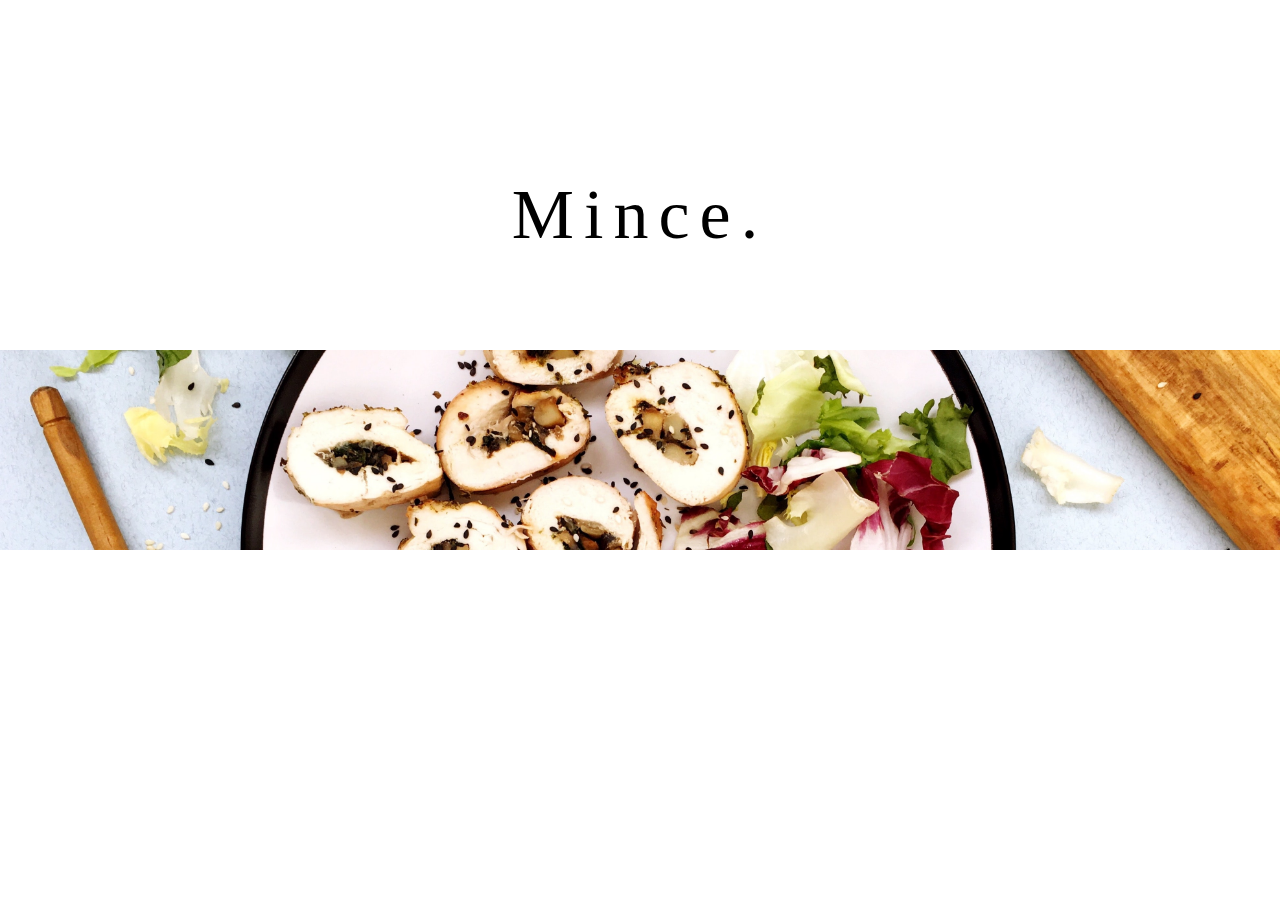
<file: index.html>
<!DOCTYPE html>
<html lang='en'>
    <head>
        <meta charset="UTF-8">
        <meta name="viewport" content="width=device-width, initial-scale=1.0">
        <link href='style.css' type = 'text/css' rel='stylesheet'>
        <script src="index.js" defer></script>
        <title>Mince Recipe Guide</title>
    </head>
    <body>
      <header>
        <div class='nav-bar' id='page-nav'></div>
        <div class='nav-bar' id='user-nav'></div>

      </header>
        <main class="content">
            <div class='section-1' id='title'>
                <h1>Mince.</h1>
            </div>
    
            <div class='section-2' id="banner">
                <form class ='form' id='filter'>
                </form>
            </div>
            <div class='section-3-header'></div>
            <section class = 'section-3'>

            </section>


        </main>

    </body>

</html>
</file>
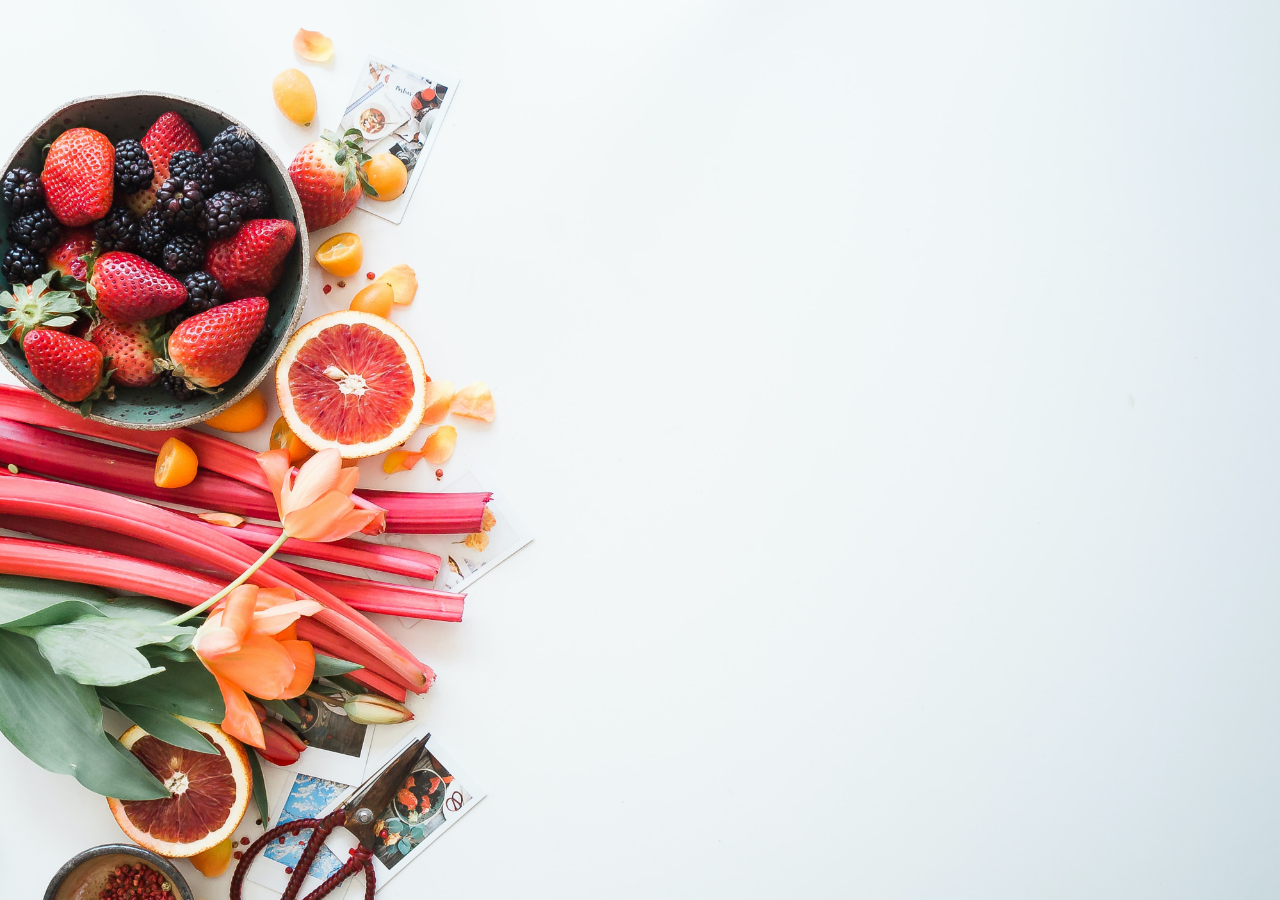
<file: show.html>
<!DOCTYPE html>
<html lang="en">
<head>
    <meta charset="UTF-8">
    <meta name="viewport" content="width=device-width, initial-scale=1.0">
    <link rel="stylesheet" href="show.css">
    <script src="show.js" defer></script>
    <title>Recipe Details</title>
</head>
<body>
    <header>
      <ul class='nav-bar'></ul>
    </header>
    <main>
    </main>
    <footer>
    </footer>
</body>
</html>
</file>
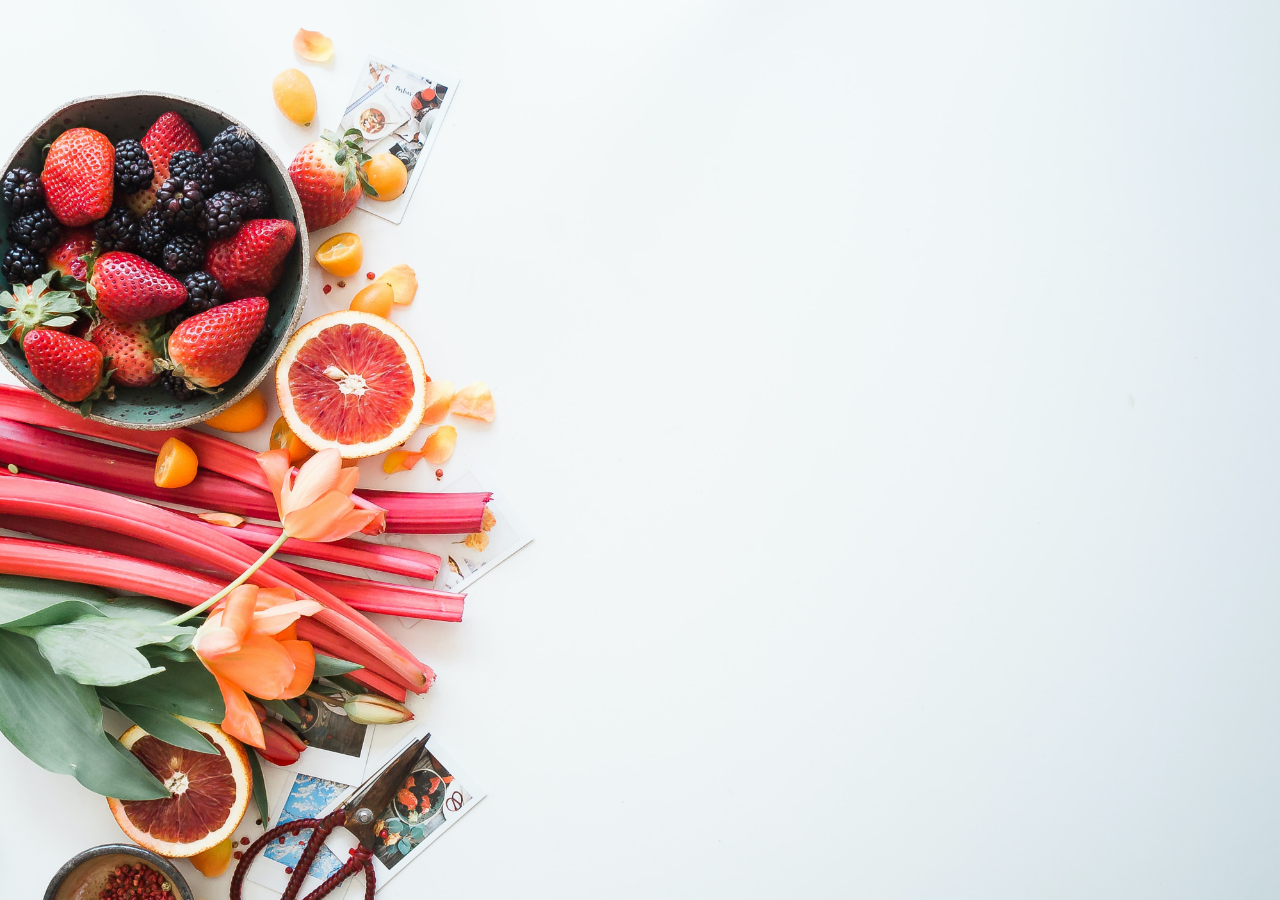
<file: user.html>
<!DOCTYPE html>
<html lang="en">
<head>
    <meta charset="UTF-8">
    <meta name="viewport" content="width=device-width, initial-scale=1.0">
    <link href='show.css' type = 'text/css' rel='stylesheet'>
    <script src="user.js" defer></script>
    <title>Saved Recipes</title>
</head>
<body>
    <header>
      <ul class='nav-bar'></ul>
    </header>
    <main class='user_page'>
    </main>
    <footer>
    </footer>
</body>
</html>
</file>
<file: style.css>
/* http://meyerweb.com/eric/tools/css/reset/ 
   v2.0 | 20110126
   License: none (public domain)
*/

html, body, div, span, applet, object, iframe,
h1, h2, h3, h4, h5, h6, p, blockquote, pre,
a, abbr, acronym, address, big, cite, code,
del, dfn, em, img, ins, kbd, q, s, samp,
small, strike, strong, sub, sup, tt, var,
b, u, i, center,
dl, dt, dd, ol, ul, li,
fieldset, form, label, legend,
table, caption, tbody, tfoot, thead, tr, th, td,
article, aside, canvas, details, embed, 
figure, figcaption, footer, header, hgroup, 
menu, nav, output, ruby, section, summary,
time, mark, audio, video {
    margin: 0;
	padding: 0;
	border: 0;
	font-size: 100%;
	font: inherit;
	vertical-align: baseline;
}
/* HTML5 display-role reset for older browsers */
article, aside, details, figcaption, figure, 
footer, hgroup, menu, nav, section {
  display: block;
}
body {
  line-height: 1;
}
ol, ul {
  list-style: none;
}
blockquote, q {
  quotes: none;
}
blockquote:before, blockquote:after,
q:before, q:after {
  content: '';
	content: none;
}
table {
  border-collapse: collapse;
	border-spacing: 0;
}

/* END OF MEYER RESET */

.nav-bar a{
  text-decoration: none;
  font-family: Palatino;
  font-size: 17px;
  letter-spacing: 2px;
  font-size-adjust: 0.5;
  word-wrap: break-word;
  text-shadow: 0px 0px 0px;
  color: rgb(157, 211, 157);
  
}

.nav-bar a:hover{
  color: #287f8f;
  border-top: 4px solid black;
  text-transform: none;
}
header {
  display: flex;
  justify-content: center;
  justify-content: space-between;
}

.nav-bar{
  margin-top: 20px;
  font-weight: bold;
  text-decoration: none;
  margin: 20px 20px;
  white-space: nowrap;
  padding: 20px;
}
  
div#page-nav{
  display: flex;
  justify-content: flex-start;
}

div#user-nav{
  display: flex;
  justify-content: flex-end;
  flex-flow: column wrap;
}

form#user-nav {
  display: flex;
  justify-content: right;
}





p a{
  color: rgb(157, 211, 157);
  font-weight: bold;
}

p a:hover{
  color: #287f8f;
  font-weight: bolder;
}

a{
  text-decoration: none;
  color: rgb(145, 211, 145);
  font-family: Palatino;
  letter-spacing: 2px;
  font-size-adjust: 0.5;
  word-wrap: break-word;
}

.section-1{
  background-color: white;
  text-align: center;
  margin: 100px 100px;

}

h1{
  font-family: Palatino;
  font-size: 70px;
  letter-spacing: 10px;
}

.section-2{
  background-image: url("images/ala--lHZUkiWM74-unsplash.jpg");
  background-repeat: no-repeat;
  background-size: cover;
  max-width:100%;
  max-height:100%;
}

#filter{
  text-align: center;
  margin: 100px 100px;
  padding: 100px 100px;
}

#ingredients_header{
  font-weight: bolder;
  font-family: Palatino;
  color: black;
  font-size: 25px;
  text-shadow: 5px 2px white;
  display: unset;
}

#ingredients_input{
  color: black;
  font-family: Palatino;
  margin: 50px 50px;
  height: 30px;
  width: 400px;
  border-style: dotted;
  border-radius: 10px;
  font-size: 20px;
}

#submit{
  padding: 5px 5px;
  font-size: 15px;
  font-family: Palatino;
  font-weight: bold;
  color: black;
  background-color: white;
  border-style: dotted;
  border-radius: 10px;
}

#submit:hover{
  background-color: #B8D0EB;
  color: black;
  cursor: pointer;
  transform: scale(1.05);
}

.section-3-header {
  display: flex;
  justify-content: center;
}

h1#recipe-list-header {
  font-size: 40px;  
}

.section-3{
  display: flex;
  flex-wrap: wrap;
  margin: 10px 10%;
}

.cards {
  margin: 1rem;
  padding: 1rem;
  box-shadow: 2px 2px 5px rgb(211, 211, 211);
  text-align: center;
  border-radius: 100px;
  max-width: 300px;
  max-height: 300px;
  border-right-color: rgb(247, 144, 196);
}

img{
  height: 80%;
  border-radius: 50px;
}

.cards:hover{
  transform: scale(1.05);
  cursor: pointer;
}

h3 {
  margin: 3px 3px 6px;
  padding: 3px 3px 6px;
  font-weight: bolder;
}
</file>
<file: show.css>
/* http://meyerweb.com/eric/tools/css/reset/ 
   v2.0 | 20110126
   License: none (public domain)
*/

html, body, div, span, applet, object, iframe,
h1, h2, h3, h4, h5, h6, p, blockquote, pre,
a, abbr, acronym, address, big, cite, code,
del, dfn, em, img, ins, kbd, q, s, samp,
small, strike, strong, sub, sup, tt, var,
b, u, i, center,
dl, dt, dd, ol, ul, li,
fieldset, form, label, legend,
table, caption, tbody, tfoot, thead, tr, th, td,
article, aside, canvas, details, embed, 
figure, figcaption, footer, header, hgroup, 
menu, nav, output, ruby, section, summary,
time, mark, audio, video {
	margin: 0;
	padding: 0;
	border: 0;
	font-size: 100%;
	font: inherit;
	vertical-align: baseline;
}
/* HTML5 display-role reset for older browsers */
article, aside, details, figcaption, figure, 
footer, header, hgroup, menu, nav, section {
	display: block;
}
body {
    line-height: 1;
}
ol, ul {
	list-style: none;
}
blockquote, q {
	quotes: none;
}
blockquote:before, blockquote:after,
q:before, q:after {
	content: '';
	content: none;
}
table {
	border-collapse: collapse;
	border-spacing: 0;
}

/* END OF MEYER RESET */

body{
  background-image: url("/images/fruit_show_page.jpg");
  background-size: cover;
  background-attachment: fixed;
}

main{
  text-align: right;
  margin-top: 100px;
  padding-right: 200px;
  padding-bottom: 5px;
}

h1 {
  font-family: Palatino;
  font-size: 40px;
  letter-spacing: 3px;
  margin: 20px 20px;
}

h2{
  font-family: Palatino;
  font-size: 20px;
  letter-spacing: 3px;
  margin: 10px 10px;
}

h5{
  font-size: 18px;
  margin: 8px 8px;
  padding: 3px 5px;
}

p {
  margin: 10px 10px;
  padding: 10px 10px;  
}

img{
  border-radius: 10em;
  margin: 10px 10px;
}

.nav-bar a{
  text-decoration: none;
  color: #9dd39d;
  font-family: Palatino;
  font-size: 17px;
  letter-spacing: 2px;
  font-size-adjust: 0.5;
  word-wrap: break-word;
  margin-left: 20px;
  text-shadow: 0px 0px 0px;  
}
ul.nav-bar{
  margin-top: 20px;
  font-weight: bold;
  text-decoration: none;
  display: flex;
  justify-content: center;
  justify-content: space-between;
}

.nav-bar a:hover{
  color: #287f8f;
  border-top: 4px solid white;
  text-transform: none;
}

a{
  color: white;
  text-decoration: none;
  font-size: 20px;
  font-weight: bold;
  text-shadow: 1px 0px 2px black;
}

a:hover {
  text-transform: uppercase;
}

ul{
  font-family: sans-serif;
  margin-bottom: 50px;
}

.user_page h2{
  color: rgb(245, 90, 33);
}

li{
  margin: 5px;
  padding: 5px 5px;
  border-top:1px solid rgb(217, 217, 217);
}

button{
  border-radius: 5em;
  background-color: white;
  margin-left: 7px; 
}

#delete-user:hover{
  cursor: pointer;
}

button:hover{
  cursor: pointer;
}

footer{
  margin: 50px 50px;
  padding: 50px 50px;
}
</file>
